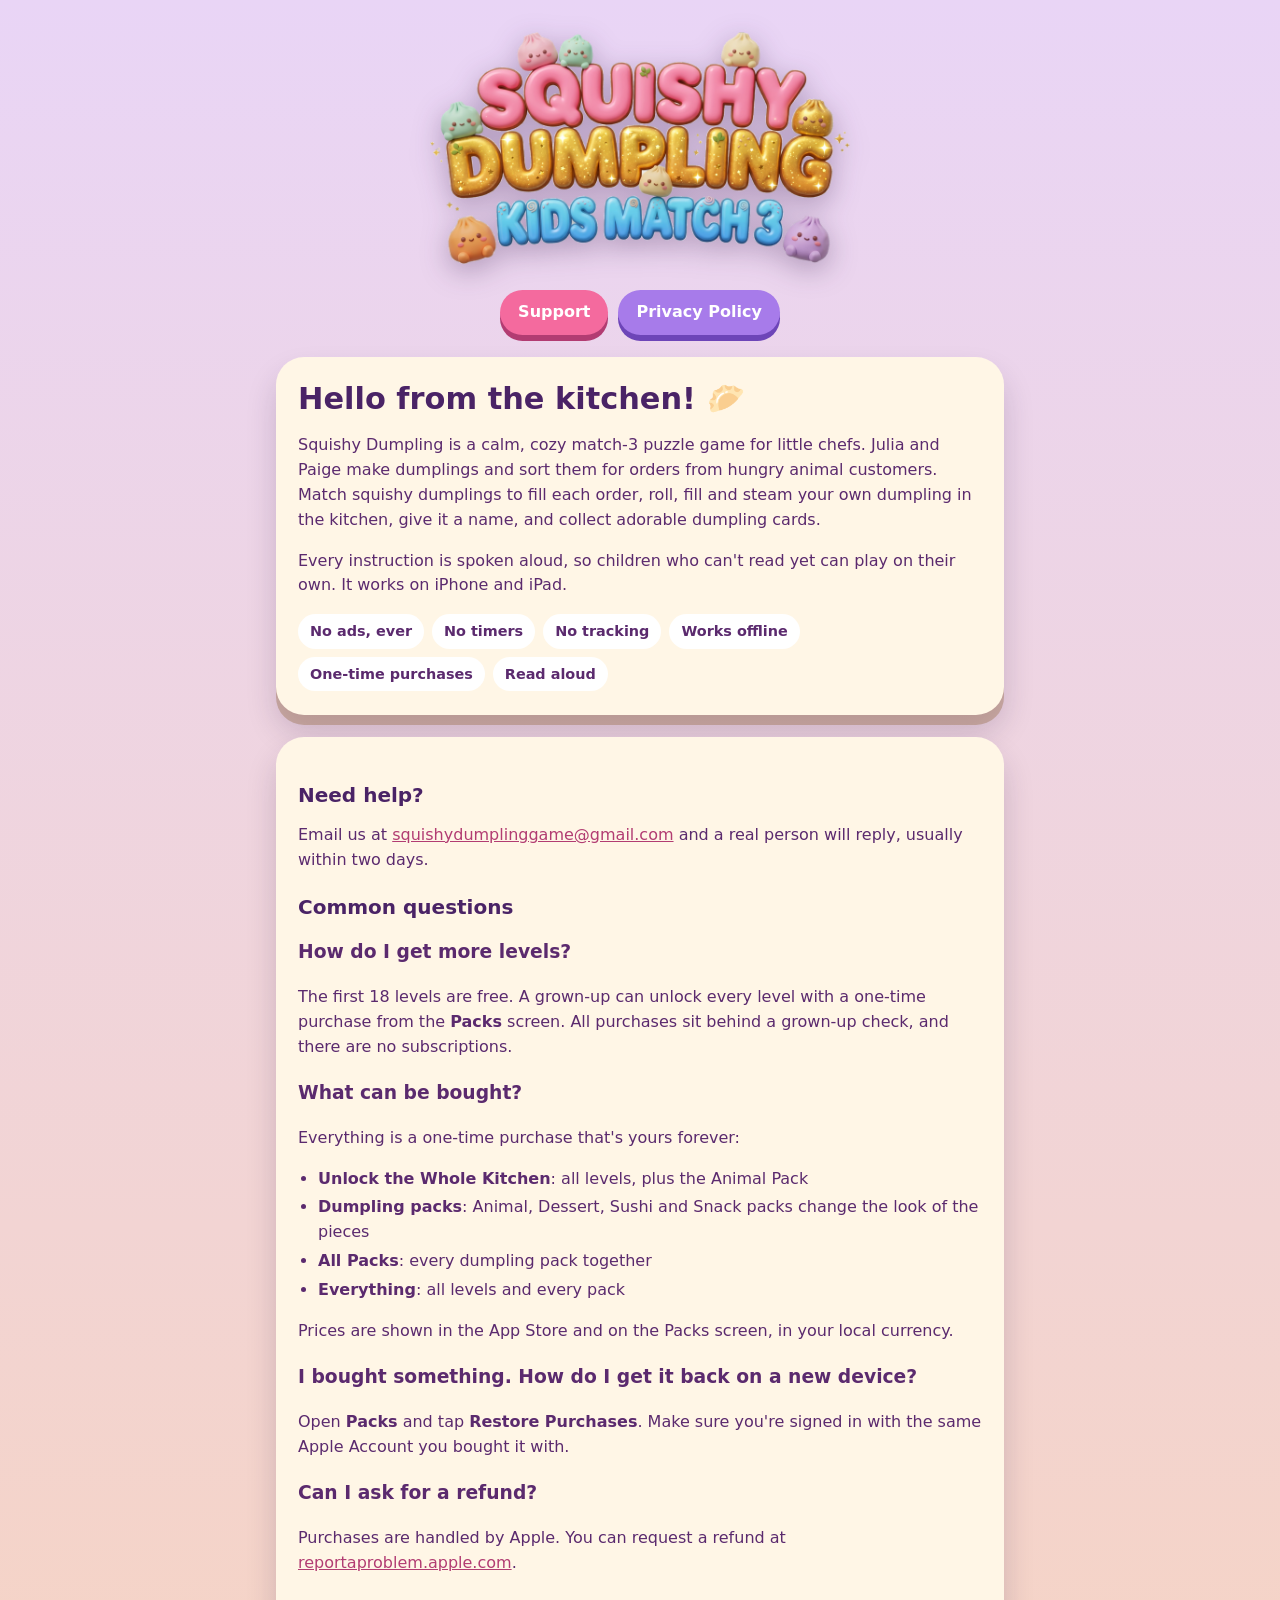
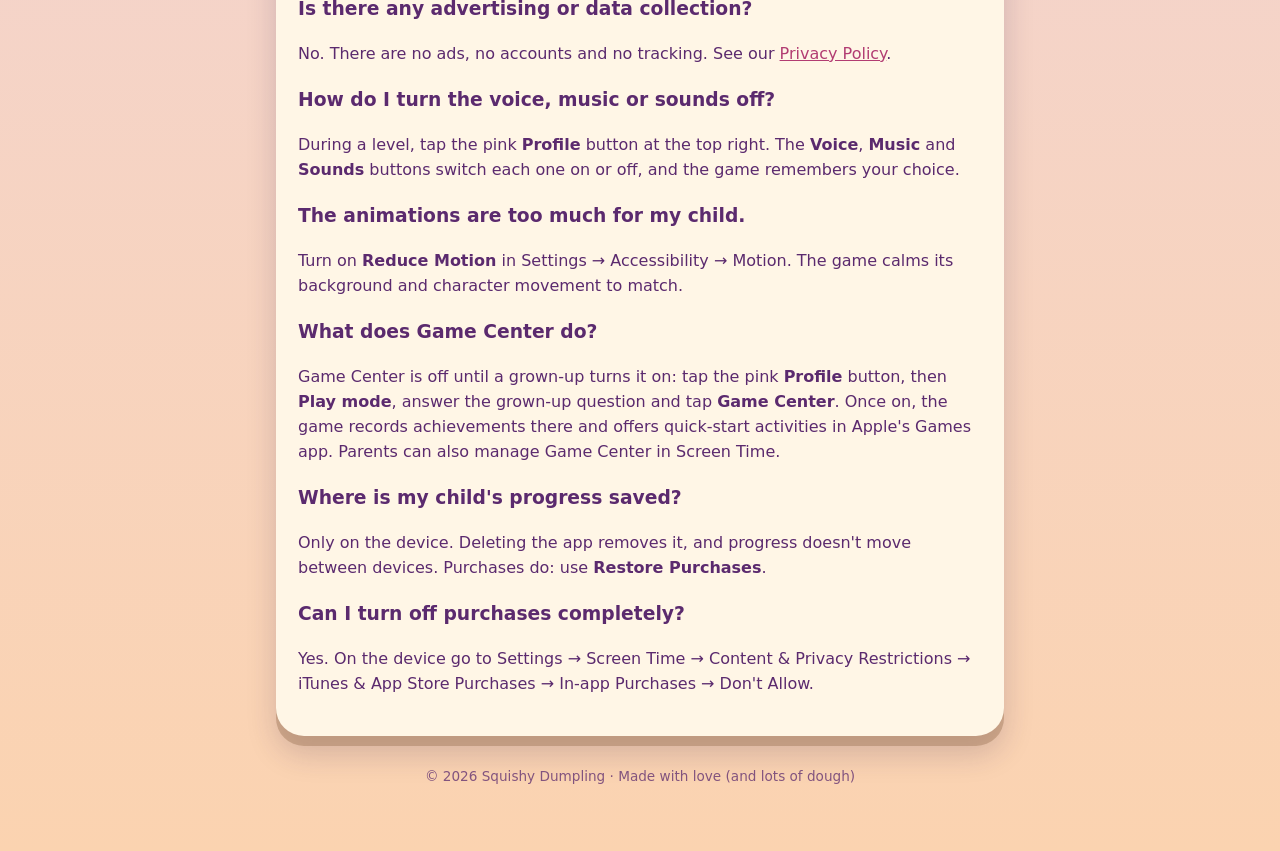
<file: index.html>
<!doctype html>
<html lang="en">
<head>
  <meta charset="utf-8">
  <meta name="viewport" content="width=device-width, initial-scale=1">
  <title>Squishy Dumpling: Kids Match 3 · Support</title>
  <meta name="description" content="Help and support for Squishy Dumpling: Kids Match 3, a calm, cozy match-3 puzzle game for kids. No ads, ever.">
  <link rel="icon" href="icon.png">
  <link rel="stylesheet" href="style.css">
</head>
<body>
  <div class="wrap">
    <header>
      <img class="logo" src="logo.png" alt="Squishy Dumpling: Kids Match 3">
      <nav>
        <a href="index.html">Support</a>
        <a class="alt" href="privacy.html">Privacy Policy</a>
      </nav>
    </header>

    <section class="card">
      <h1>Hello from the kitchen! 🥟</h1>
      <p>Squishy Dumpling is a calm, cozy match-3 puzzle game for little chefs. Julia and Paige make dumplings and sort them for orders from hungry animal customers. Match squishy dumplings to fill each order, roll, fill and steam your own dumpling in the kitchen, give it a name, and collect adorable dumpling cards.</p>
      <p>Every instruction is spoken aloud, so children who can't read yet can play on their own. It works on iPhone and iPad.</p>
      <div class="trust">
        <span>No ads, ever</span><span>No timers</span><span>No tracking</span><span>Works offline</span><span>One-time purchases</span><span>Read aloud</span>
      </div>
    </section>

    <section class="card">
      <h2>Need help?</h2>
      <p>Email us at <a href="mailto:squishydumplinggame@gmail.com">squishydumplinggame@gmail.com</a> and a real person will reply, usually within two days.</p>

      <h2>Common questions</h2>
      <h3>How do I get more levels?</h3>
      <p>The first 18 levels are free. A grown-up can unlock every level with a one-time purchase from the <b>Packs</b> screen. All purchases sit behind a grown-up check, and there are no subscriptions.</p>

      <h3>What can be bought?</h3>
      <p>Everything is a one-time purchase that's yours forever:</p>
      <ul>
        <li><b>Unlock the Whole Kitchen</b>: all levels, plus the Animal Pack</li>
        <li><b>Dumpling packs</b>: Animal, Dessert, Sushi and Snack packs change the look of the pieces</li>
        <li><b>All Packs</b>: every dumpling pack together</li>
        <li><b>Everything</b>: all levels and every pack</li>
      </ul>
      <p>Prices are shown in the App Store and on the Packs screen, in your local currency.</p>

      <h3>I bought something. How do I get it back on a new device?</h3>
      <p>Open <b>Packs</b> and tap <b>Restore Purchases</b>. Make sure you're signed in with the same Apple Account you bought it with.</p>

      <h3>Can I ask for a refund?</h3>
      <p>Purchases are handled by Apple. You can request a refund at <a href="https://reportaproblem.apple.com">reportaproblem.apple.com</a>.</p>

      <h3>Is there any advertising or data collection?</h3>
      <p>No. There are no ads, no accounts and no tracking. See our <a href="privacy.html">Privacy Policy</a>.</p>

      <h3>How do I turn the voice, music or sounds off?</h3>
      <p>During a level, tap the pink <b>Profile</b> button at the top right. The <b>Voice</b>, <b>Music</b> and <b>Sounds</b> buttons switch each one on or off, and the game remembers your choice.</p>

      <h3>The animations are too much for my child.</h3>
      <p>Turn on <b>Reduce Motion</b> in Settings → Accessibility → Motion. The game calms its background and character movement to match.</p>

      <h3>What does Game Center do?</h3>
      <p>Game Center is off until a grown-up turns it on: tap the pink <b>Profile</b> button, then <b>Play mode</b>, answer the grown-up question and tap <b>Game Center</b>. Once on, the game records achievements there and offers quick-start activities in Apple's Games app. Parents can also manage Game Center in Screen Time.</p>

      <h3>Where is my child's progress saved?</h3>
      <p>Only on the device. Deleting the app removes it, and progress doesn't move between devices. Purchases do: use <b>Restore Purchases</b>.</p>

      <h3>Can I turn off purchases completely?</h3>
      <p>Yes. On the device go to Settings → Screen Time → Content &amp; Privacy Restrictions → iTunes &amp; App Store Purchases → In-app Purchases → Don't Allow.</p>
    </section>

    <footer>© 2026 Squishy Dumpling · Made with love (and lots of dough)</footer>
  </div>
</body>
</html>
</file>
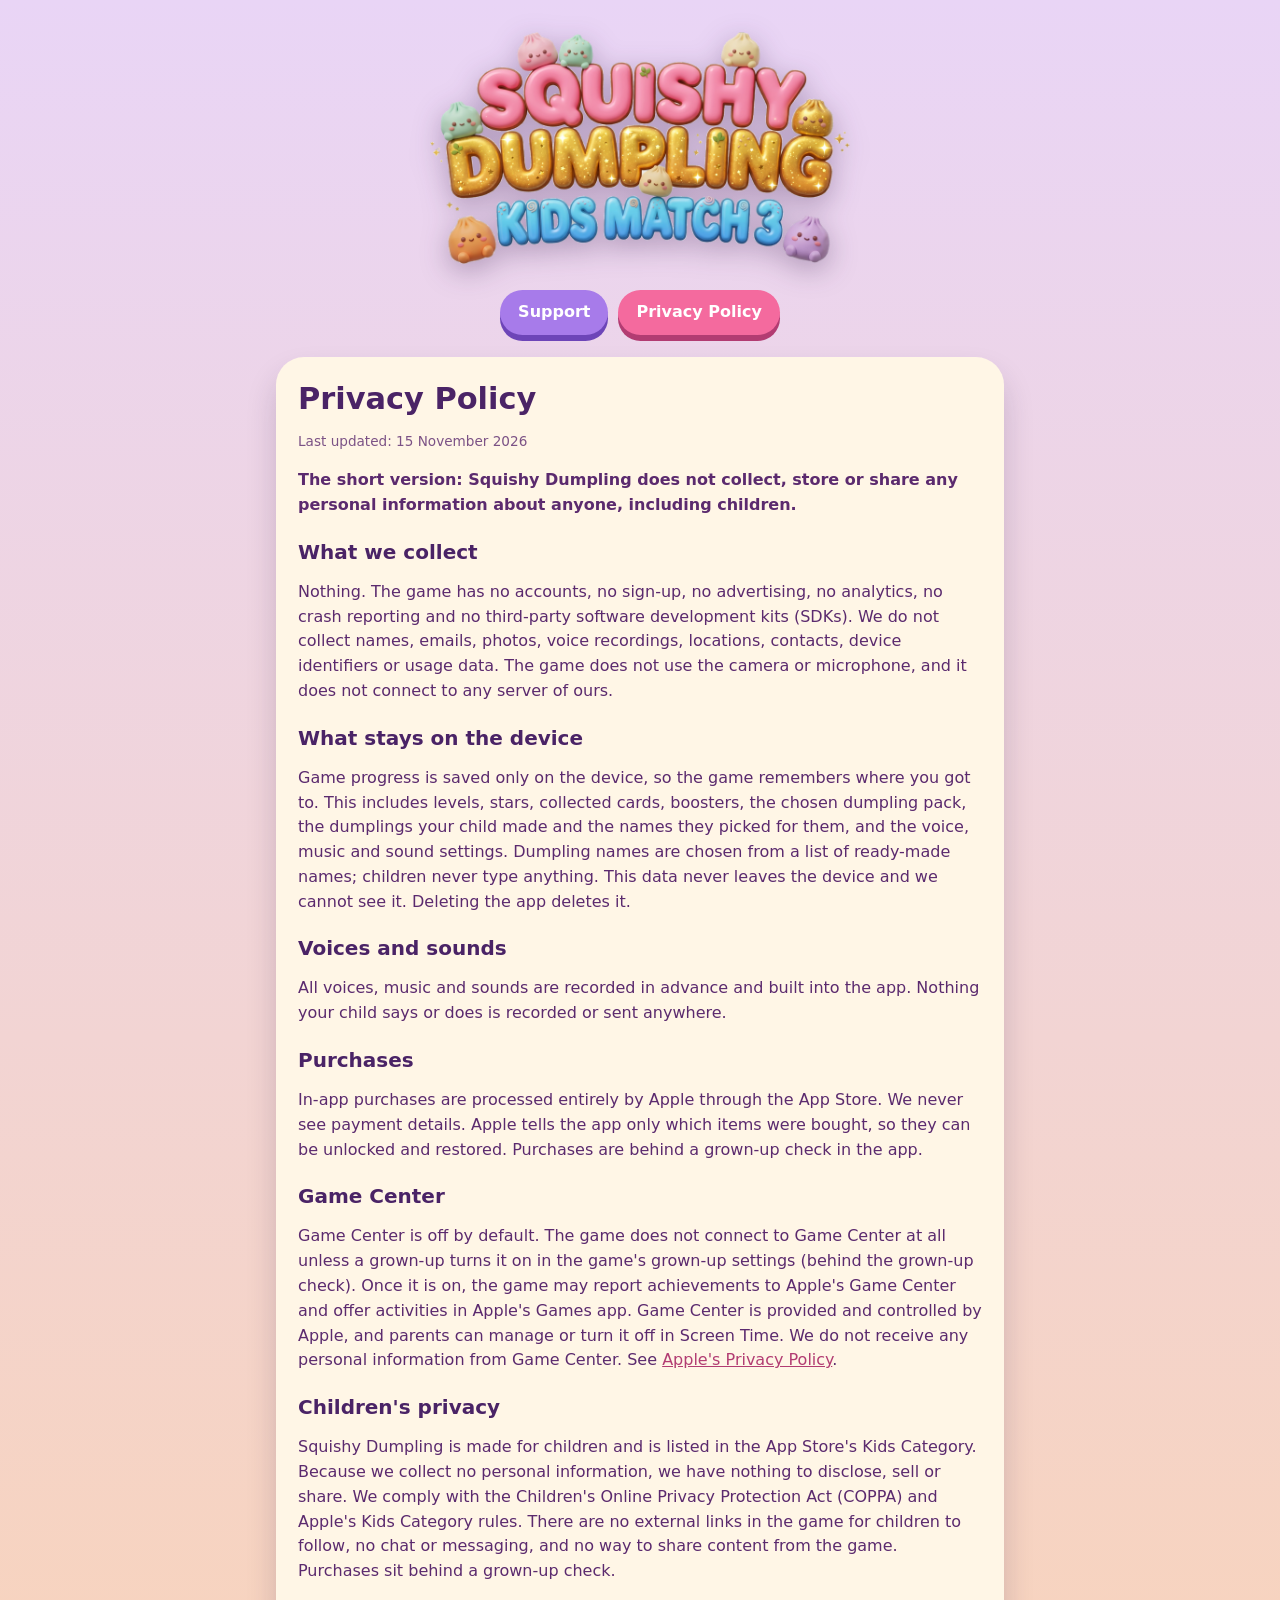
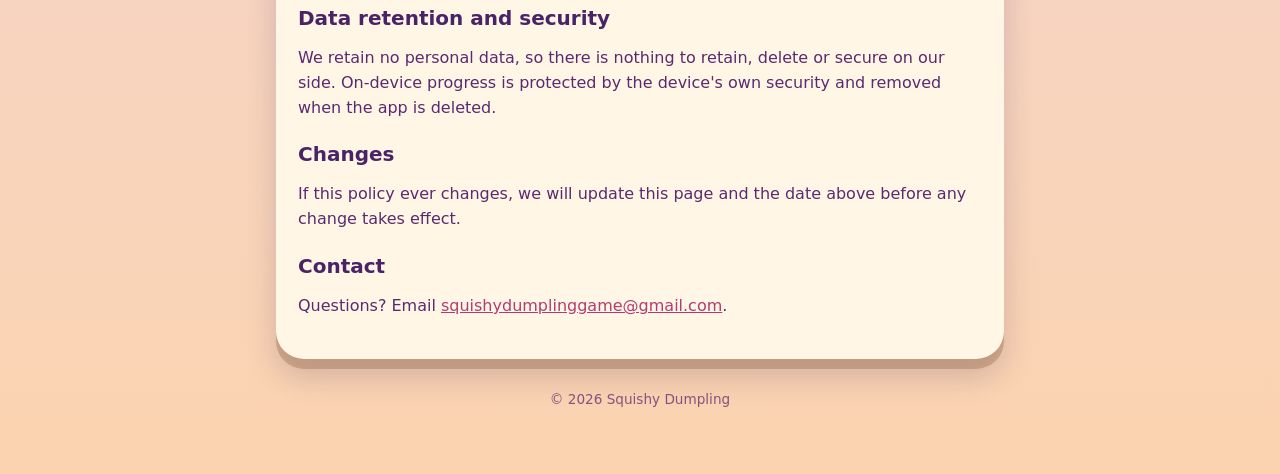
<file: privacy.html>
<!doctype html>
<html lang="en">
<head>
  <meta charset="utf-8">
  <meta name="viewport" content="width=device-width, initial-scale=1">
  <title>Squishy Dumpling: Kids Match 3 · Privacy Policy</title>
  <meta name="description" content="Privacy policy for Squishy Dumpling: Kids Match 3. We collect no personal data.">
  <link rel="icon" href="icon.png">
  <link rel="stylesheet" href="style.css">
</head>
<body>
  <div class="wrap">
    <header>
      <img class="logo" src="logo.png" alt="Squishy Dumpling: Kids Match 3">
      <nav>
        <a class="alt" href="index.html">Support</a>
        <a href="privacy.html">Privacy Policy</a>
      </nav>
    </header>

    <section class="card">
      <h1>Privacy Policy</h1>
      <p class="small">Last updated: 15 November 2026</p>

      <p><b>The short version: Squishy Dumpling does not collect, store or share any personal information about anyone, including children.</b></p>

      <h2>What we collect</h2>
      <p>Nothing. The game has no accounts, no sign-up, no advertising, no analytics, no crash reporting and no third-party software development kits (SDKs). We do not collect names, emails, photos, voice recordings, locations, contacts, device identifiers or usage data. The game does not use the camera or microphone, and it does not connect to any server of ours.</p>

      <h2>What stays on the device</h2>
      <p>Game progress is saved only on the device, so the game remembers where you got to. This includes levels, stars, collected cards, boosters, the chosen dumpling pack, the dumplings your child made and the names they picked for them, and the voice, music and sound settings. Dumpling names are chosen from a list of ready-made names; children never type anything. This data never leaves the device and we cannot see it. Deleting the app deletes it.</p>

      <h2>Voices and sounds</h2>
      <p>All voices, music and sounds are recorded in advance and built into the app. Nothing your child says or does is recorded or sent anywhere.</p>

      <h2>Purchases</h2>
      <p>In-app purchases are processed entirely by Apple through the App Store. We never see payment details. Apple tells the app only which items were bought, so they can be unlocked and restored. Purchases are behind a grown-up check in the app.</p>

      <h2>Game Center</h2>
      <p>Game Center is off by default. The game does not connect to Game Center at all unless a grown-up turns it on in the game's grown-up settings (behind the grown-up check). Once it is on, the game may report achievements to Apple's Game Center and offer activities in Apple's Games app. Game Center is provided and controlled by Apple, and parents can manage or turn it off in Screen Time. We do not receive any personal information from Game Center. See <a href="https://www.apple.com/legal/privacy/">Apple's Privacy Policy</a>.</p>

      <h2>Children's privacy</h2>
      <p>Squishy Dumpling is made for children and is listed in the App Store's Kids Category. Because we collect no personal information, we have nothing to disclose, sell or share. We comply with the Children's Online Privacy Protection Act (COPPA) and Apple's Kids Category rules. There are no external links in the game for children to follow, no chat or messaging, and no way to share content from the game. Purchases sit behind a grown-up check.</p>

      <h2>Data retention and security</h2>
      <p>We retain no personal data, so there is nothing to retain, delete or secure on our side. On-device progress is protected by the device's own security and removed when the app is deleted.</p>

      <h2>Changes</h2>
      <p>If this policy ever changes, we will update this page and the date above before any change takes effect.</p>

      <h2>Contact</h2>
      <p>Questions? Email <a href="mailto:squishydumplinggame@gmail.com">squishydumplinggame@gmail.com</a>.</p>
    </section>

    <footer>© 2026 Squishy Dumpling</footer>
  </div>
</body>
</html>
</file>
<file: style.css>
:root {
  --plum: #4A2366;
  --plum-deep: #2E1442;
  --cream: #FFF6E6;
  --pink: #F46A9E;
  --lilac: #A77BEA;
  --peach: #FBD3B0;
  --ink: #5B2A6E;
}
* { box-sizing: border-box; }
body {
  margin: 0;
  font-family: ui-rounded, "SF Pro Rounded", "Nunito", system-ui, -apple-system, sans-serif;
  color: var(--ink);
  background: linear-gradient(180deg, #E9D5F6 0%, var(--peach) 100%);
  min-height: 100vh;
  line-height: 1.55;
}
.wrap { max-width: 760px; margin: 0 auto; padding: 32px 16px 64px; }
header { text-align: center; }
header img.logo { width: min(420px, 90%); height: auto; filter: drop-shadow(0 8px 14px rgba(46, 20, 66, 0.3)); }
nav { display: flex; gap: 10px; justify-content: center; flex-wrap: wrap; margin: 18px 0 8px; }
nav a {
  text-decoration: none; font-weight: 800; color: #fff; background: var(--pink);
  padding: 10px 18px; border-radius: 999px; box-shadow: 0 6px 0 #B23C72;
}
nav a.alt { background: var(--lilac); box-shadow: 0 6px 0 #6D45B8; }
.card {
  background: var(--cream); border-radius: 28px; padding: 24px 22px; margin-top: 22px;
  box-shadow: 0 10px 0 rgba(160, 120, 90, 0.45), 0 18px 30px rgba(46, 20, 66, 0.18);
}
h1, h2 { color: var(--plum); line-height: 1.2; }
h1 { font-size: 1.9rem; margin: 0 0 8px; }
h2 { font-size: 1.25rem; margin: 22px 0 6px; }
ul { padding-left: 20px; }
li { margin: 4px 0; }
.trust { display: flex; flex-wrap: wrap; gap: 8px; margin-top: 10px; }
.trust span { background: #fff; border-radius: 999px; padding: 6px 12px; font-weight: 800; font-size: 0.9rem; }
.small { font-size: 0.85rem; opacity: 0.8; }
a { color: #B23C72; }
footer { text-align: center; margin-top: 30px; font-size: 0.85rem; opacity: 0.75; }
</file>
